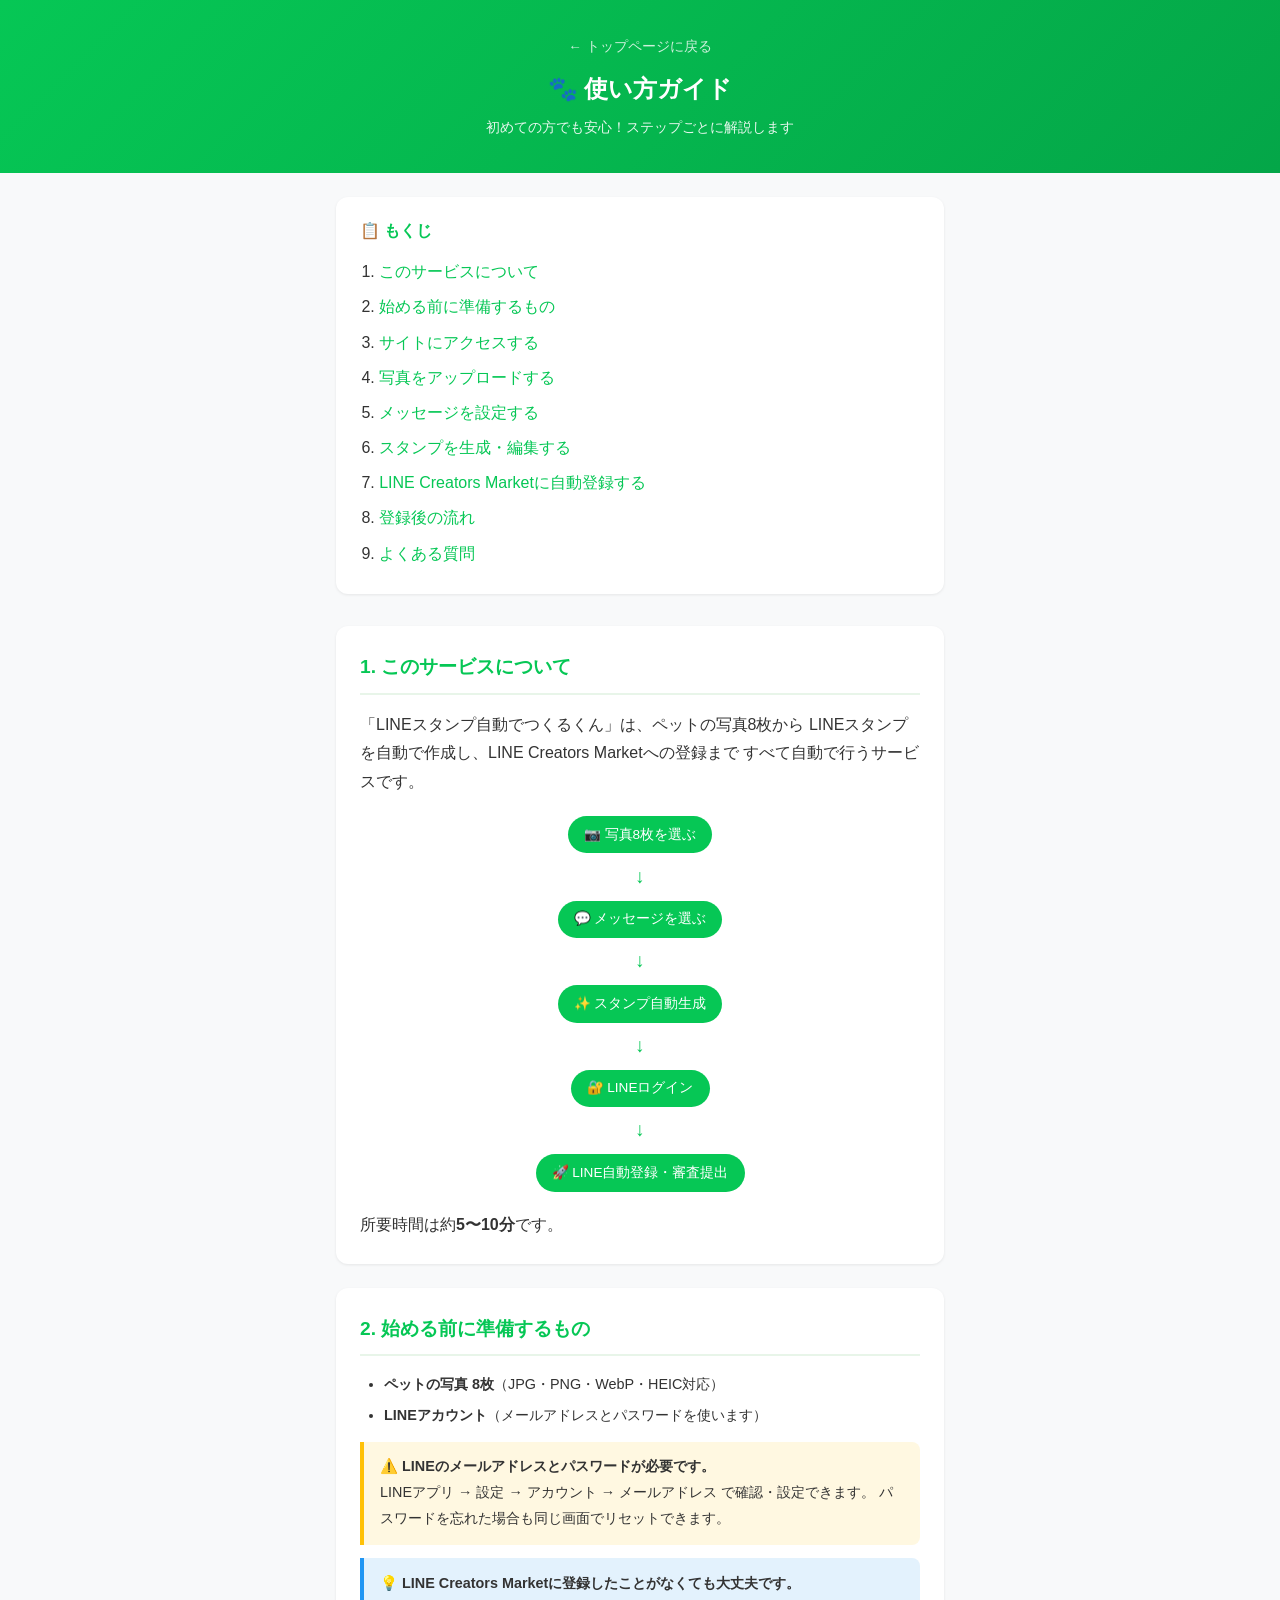
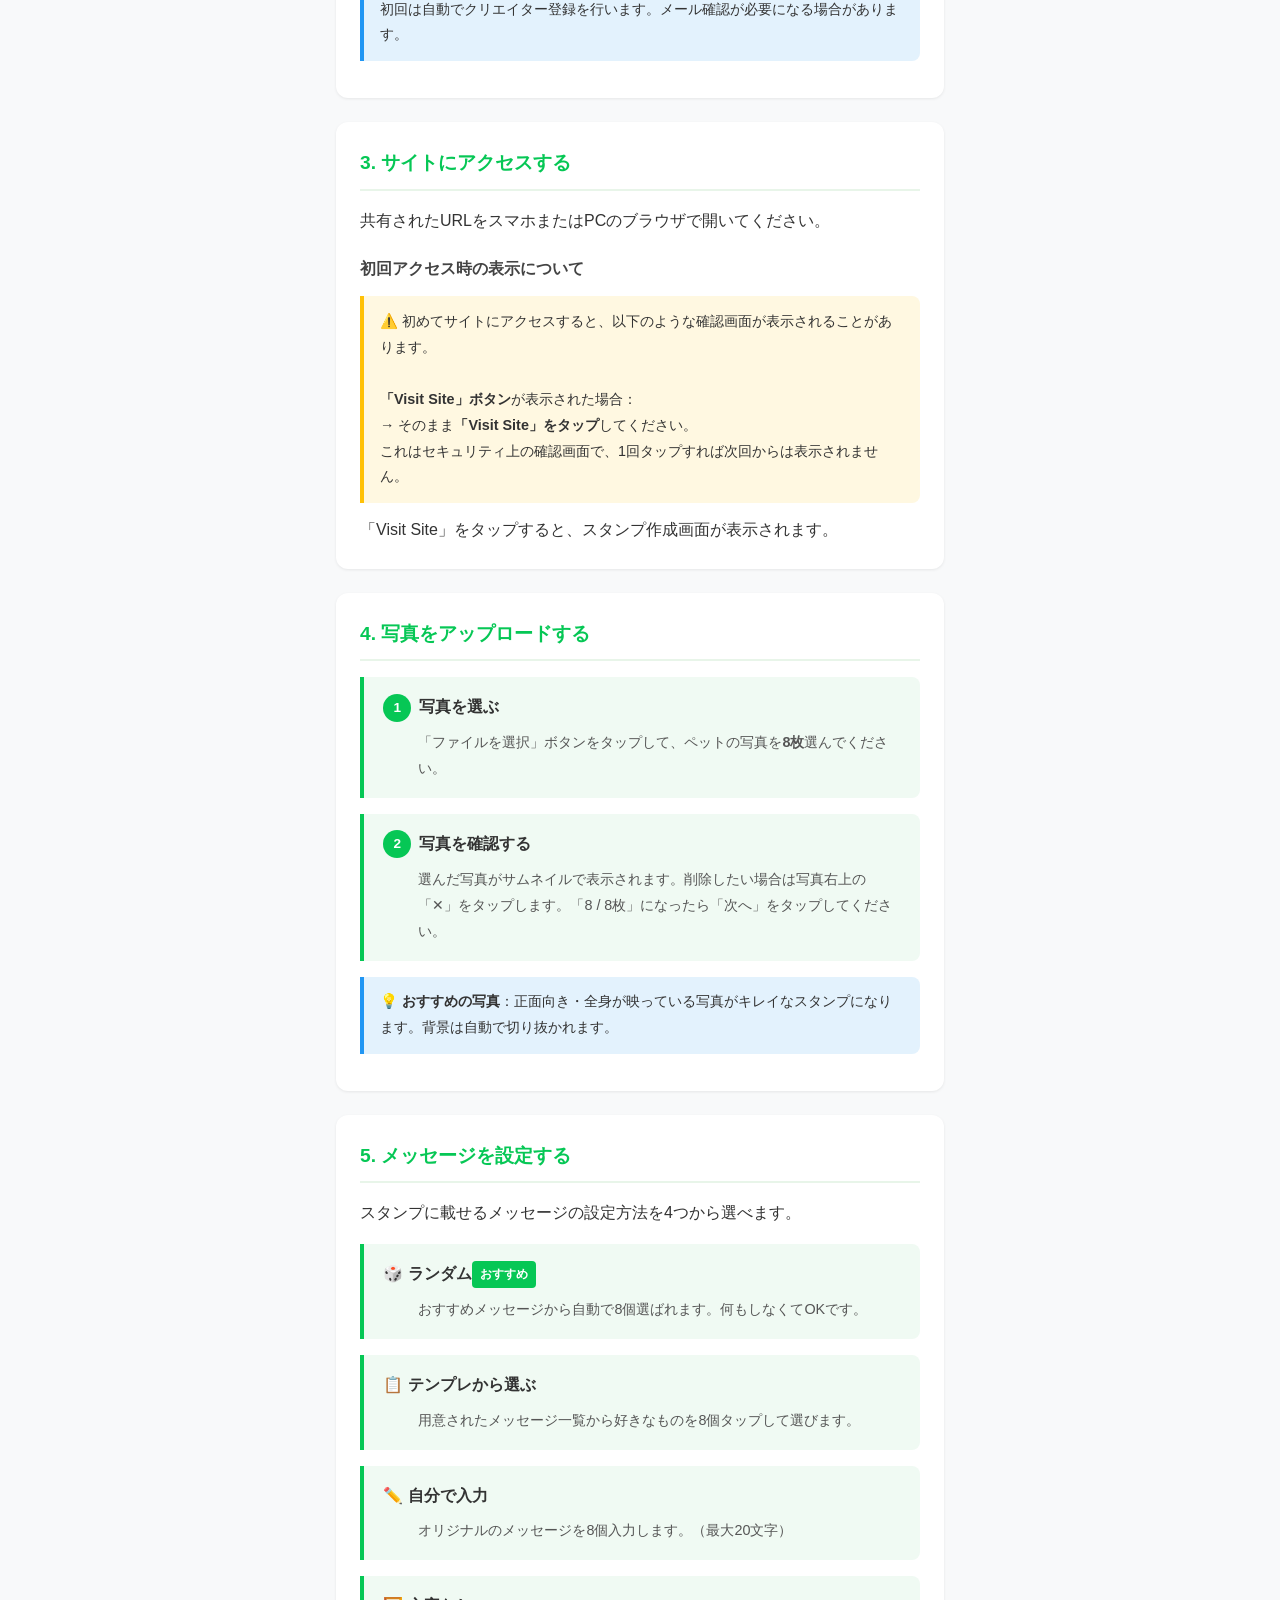
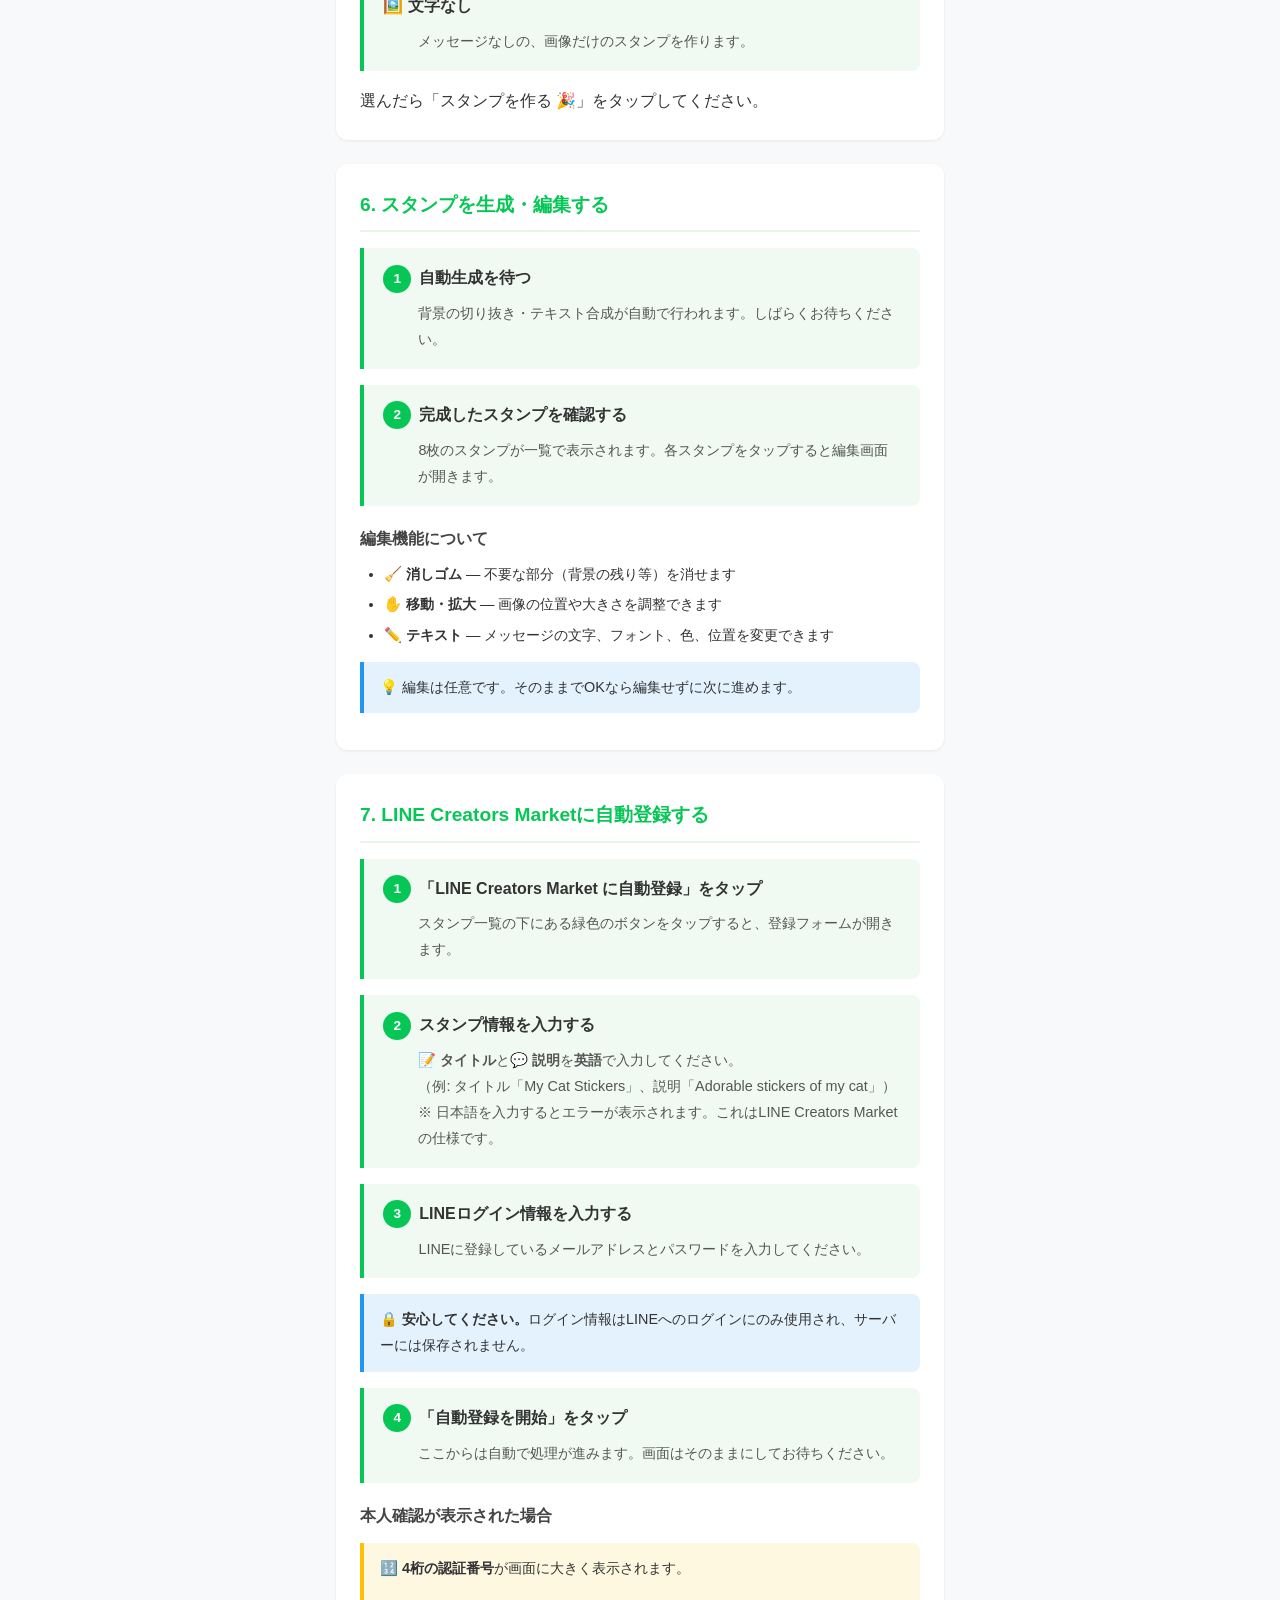
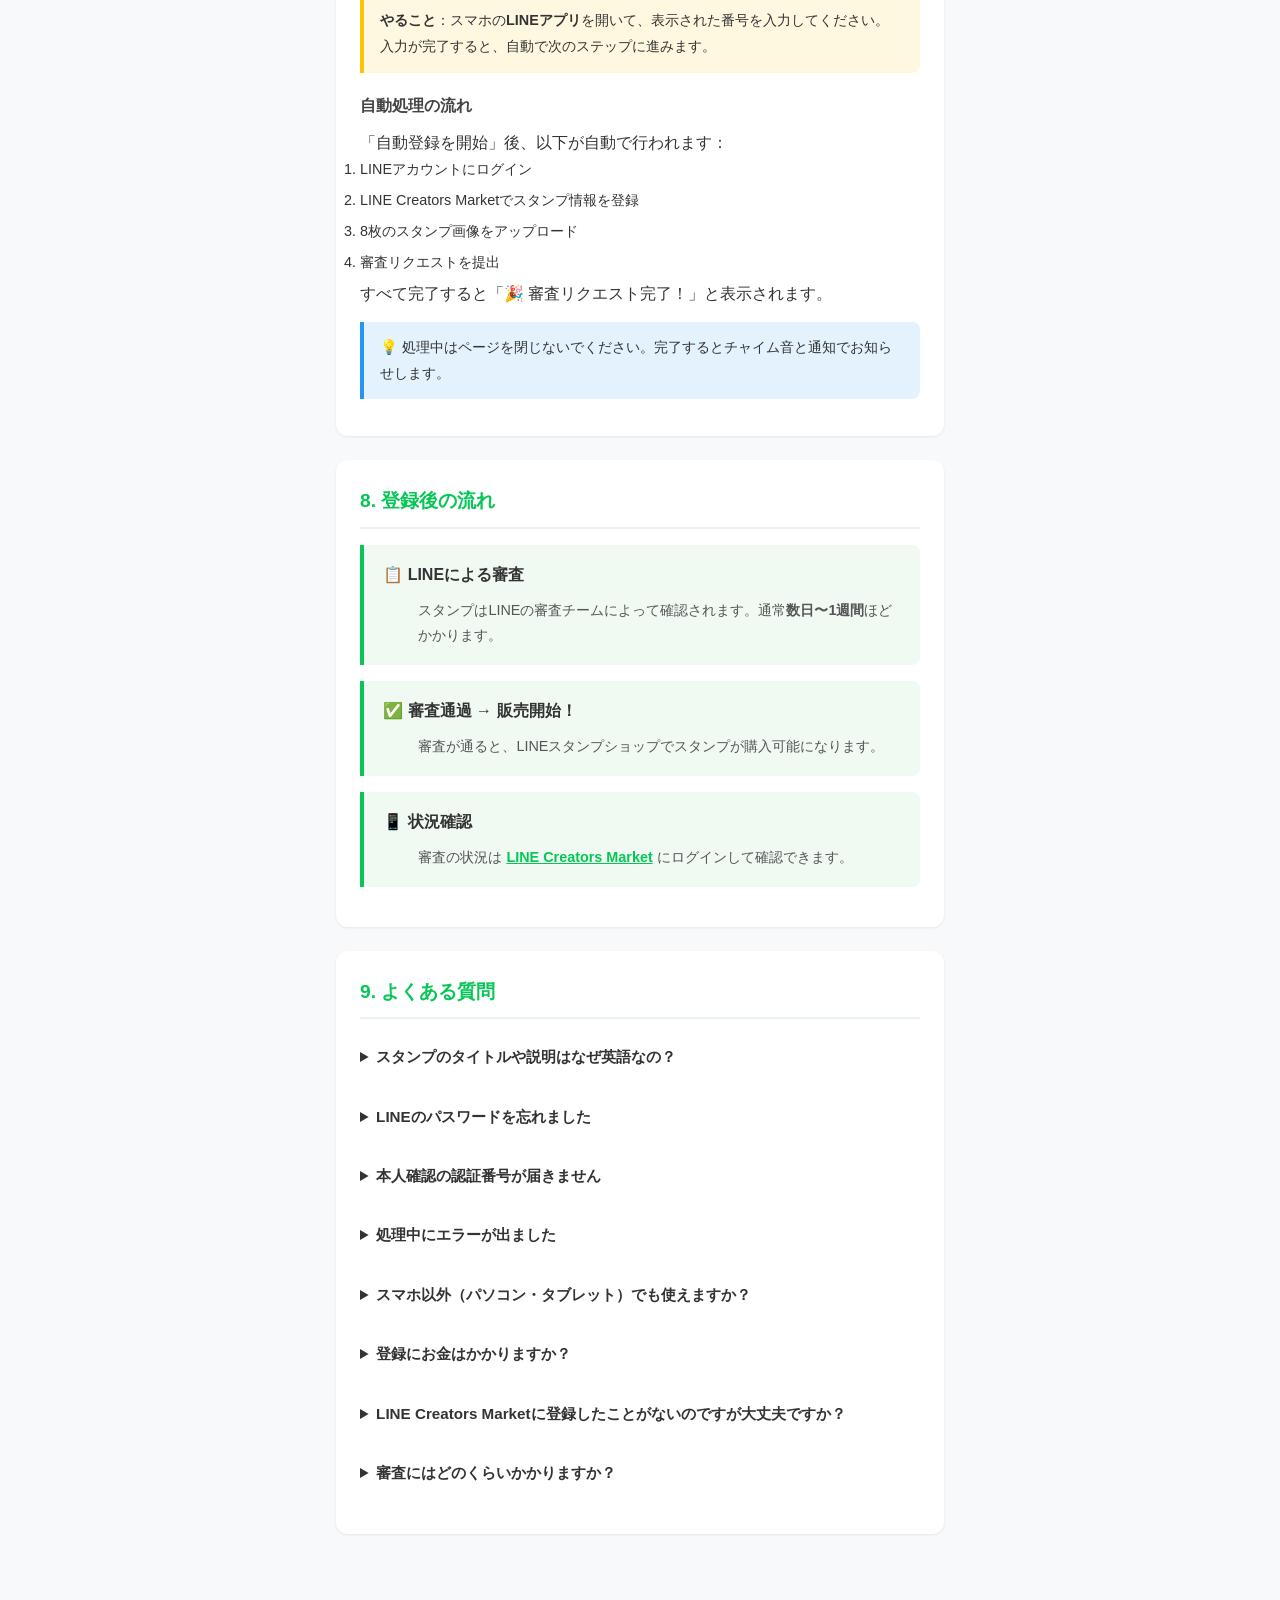
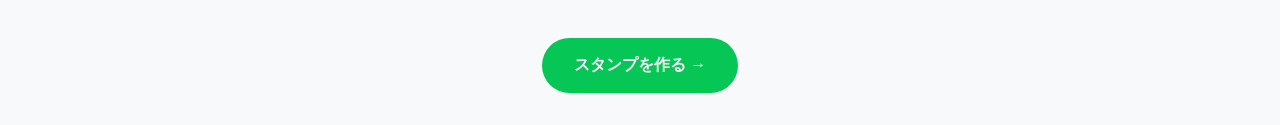
<file: templates/guide.html>
<!DOCTYPE html>
<html lang="ja">
<head>
  <meta charset="UTF-8" />
  <meta name="viewport" content="width=device-width, initial-scale=1.0" />
  <title>使い方ガイド - LINEスタンプ自動でつくるくん</title>
  <style>
    * { margin: 0; padding: 0; box-sizing: border-box; }
    body {
      font-family: -apple-system, BlinkMacSystemFont, "Hiragino Sans", "Noto Sans JP", sans-serif;
      background: #f8f9fa;
      color: #333;
      line-height: 1.8;
    }
    .guide-header {
      background: linear-gradient(135deg, #06C755 0%, #04a648 100%);
      color: #fff;
      padding: 2rem 1rem;
      text-align: center;
    }
    .guide-header h1 {
      font-size: 1.5rem;
      margin-bottom: 0.3rem;
    }
    .guide-header p {
      font-size: 0.9rem;
      opacity: 0.9;
    }
    .guide-back {
      display: inline-block;
      color: #fff;
      text-decoration: none;
      font-size: 0.85rem;
      margin-bottom: 0.5rem;
      opacity: 0.8;
    }
    .guide-back:hover { opacity: 1; }
    .guide-content {
      max-width: 640px;
      margin: 0 auto;
      padding: 1.5rem 1rem 3rem;
    }
    .guide-toc {
      background: #fff;
      border-radius: 12px;
      padding: 1.2rem 1.5rem;
      margin-bottom: 2rem;
      box-shadow: 0 1px 3px rgba(0,0,0,0.08);
    }
    .guide-toc h2 {
      font-size: 1rem;
      margin-bottom: 0.8rem;
      color: #06C755;
    }
    .guide-toc ol {
      padding-left: 1.2rem;
    }
    .guide-toc li {
      margin-bottom: 0.4rem;
    }
    .guide-toc a {
      color: #06C755;
      text-decoration: none;
    }
    .guide-toc a:hover {
      text-decoration: underline;
    }
    .guide-section {
      background: #fff;
      border-radius: 12px;
      padding: 1.5rem;
      margin-bottom: 1.5rem;
      box-shadow: 0 1px 3px rgba(0,0,0,0.08);
    }
    .guide-section h2 {
      font-size: 1.2rem;
      color: #06C755;
      margin-bottom: 1rem;
      padding-bottom: 0.5rem;
      border-bottom: 2px solid #e8f5e9;
    }
    .guide-section h3 {
      font-size: 1rem;
      margin: 1.2rem 0 0.5rem;
      color: #444;
    }
    .step-box {
      background: #f0faf3;
      border-left: 4px solid #06C755;
      padding: 1rem 1.2rem;
      margin: 1rem 0;
      border-radius: 0 8px 8px 0;
    }
    .step-box .step-num {
      display: inline-block;
      background: #06C755;
      color: #fff;
      width: 28px;
      height: 28px;
      border-radius: 50%;
      text-align: center;
      line-height: 28px;
      font-size: 0.85rem;
      font-weight: bold;
      margin-right: 0.5rem;
      flex-shrink: 0;
    }
    .step-box .step-title {
      font-weight: bold;
      font-size: 1rem;
      display: flex;
      align-items: center;
      margin-bottom: 0.5rem;
    }
    .step-box p {
      margin-left: 2.2rem;
      font-size: 0.9rem;
      color: #555;
    }
    .warn-box {
      background: #fff8e1;
      border-left: 4px solid #ffc107;
      padding: 0.8rem 1rem;
      margin: 0.8rem 0;
      border-radius: 0 8px 8px 0;
      font-size: 0.9rem;
    }
    .info-box {
      background: #e3f2fd;
      border-left: 4px solid #2196f3;
      padding: 0.8rem 1rem;
      margin: 0.8rem 0;
      border-radius: 0 8px 8px 0;
      font-size: 0.9rem;
    }
    .error-box {
      background: #fce4ec;
      border-left: 4px solid #e53935;
      padding: 0.8rem 1rem;
      margin: 0.8rem 0;
      border-radius: 0 8px 8px 0;
      font-size: 0.9rem;
    }
    .guide-section ul {
      padding-left: 1.5rem;
      margin: 0.5rem 0;
    }
    .guide-section li {
      margin-bottom: 0.3rem;
      font-size: 0.9rem;
    }
    .badge {
      display: inline-block;
      padding: 0.15rem 0.5rem;
      border-radius: 4px;
      font-size: 0.75rem;
      font-weight: bold;
      vertical-align: middle;
    }
    .badge-required { background: #e53935; color: #fff; }
    .badge-optional { background: #bdbdbd; color: #fff; }
    .badge-auto { background: #06C755; color: #fff; }
    .faq-item {
      margin-bottom: 1rem;
    }
    .faq-item summary {
      cursor: pointer;
      font-weight: bold;
      font-size: 0.95rem;
      padding: 0.5rem 0;
      color: #333;
    }
    .faq-item summary:hover {
      color: #06C755;
    }
    .faq-item p {
      padding: 0.3rem 0 0.3rem 1rem;
      font-size: 0.9rem;
      color: #555;
    }
    .flow-chart {
      text-align: center;
      margin: 1rem 0;
      font-size: 0.9rem;
    }
    .flow-chart .flow-step {
      display: inline-block;
      background: #06C755;
      color: #fff;
      padding: 0.4rem 1rem;
      border-radius: 20px;
      margin: 0.2rem;
      font-size: 0.85rem;
    }
    .flow-chart .flow-arrow {
      display: block;
      color: #06C755;
      font-size: 1.2rem;
      margin: 0.2rem auto;
    }
    .guide-footer {
      text-align: center;
      padding: 2rem 1rem;
    }
    .guide-footer a {
      display: inline-block;
      background: #06C755;
      color: #fff;
      padding: 0.8rem 2rem;
      border-radius: 30px;
      text-decoration: none;
      font-weight: bold;
      font-size: 1rem;
    }
    .guide-footer a:hover {
      background: #04a648;
    }
  </style>
</head>
<body>
  <header class="guide-header">
    <a href="/" class="guide-back">&larr; トップページに戻る</a>
    <h1>🐾 使い方ガイド</h1>
    <p>初めての方でも安心！ステップごとに解説します</p>
  </header>

  <div class="guide-content">

    <!-- 目次 -->
    <nav class="guide-toc">
      <h2>📋 もくじ</h2>
      <ol>
        <li><a href="#about">このサービスについて</a></li>
        <li><a href="#before">始める前に準備するもの</a></li>
        <li><a href="#access">サイトにアクセスする</a></li>
        <li><a href="#step1">写真をアップロードする</a></li>
        <li><a href="#step2">メッセージを設定する</a></li>
        <li><a href="#step3">スタンプを生成・編集する</a></li>
        <li><a href="#step4">LINE Creators Marketに自動登録する</a></li>
        <li><a href="#after">登録後の流れ</a></li>
        <li><a href="#faq">よくある質問</a></li>
      </ol>
    </nav>

    <!-- 1. このサービスについて -->
    <section class="guide-section" id="about">
      <h2>1. このサービスについて</h2>
      <p>
        「LINEスタンプ自動でつくるくん」は、ペットの写真8枚から
        LINEスタンプを自動で作成し、LINE Creators Marketへの登録まで
        すべて自動で行うサービスです。
      </p>
      <div class="flow-chart">
        <span class="flow-step">📷 写真8枚を選ぶ</span>
        <span class="flow-arrow">↓</span>
        <span class="flow-step">💬 メッセージを選ぶ</span>
        <span class="flow-arrow">↓</span>
        <span class="flow-step">✨ スタンプ自動生成</span>
        <span class="flow-arrow">↓</span>
        <span class="flow-step">🔐 LINEログイン</span>
        <span class="flow-arrow">↓</span>
        <span class="flow-step">🚀 LINE自動登録・審査提出</span>
      </div>
      <p>所要時間は約<strong>5〜10分</strong>です。</p>
    </section>

    <!-- 2. 準備するもの -->
    <section class="guide-section" id="before">
      <h2>2. 始める前に準備するもの</h2>
      <ul>
        <li><strong>ペットの写真 8枚</strong>（JPG・PNG・WebP・HEIC対応）</li>
        <li><strong>LINEアカウント</strong>（メールアドレスとパスワードを使います）</li>
      </ul>

      <div class="warn-box">
        ⚠️ <strong>LINEのメールアドレスとパスワードが必要です。</strong><br />
        LINEアプリ → 設定 → アカウント → メールアドレス で確認・設定できます。
        パスワードを忘れた場合も同じ画面でリセットできます。
      </div>

      <div class="info-box">
        💡 <strong>LINE Creators Marketに登録したことがなくても大丈夫です。</strong><br />
        初回は自動でクリエイター登録を行います。メール確認が必要になる場合があります。
      </div>
    </section>

    <!-- 3. サイトにアクセスする -->
    <section class="guide-section" id="access">
      <h2>3. サイトにアクセスする</h2>
      <p>共有されたURLをスマホまたはPCのブラウザで開いてください。</p>

      <h3>初回アクセス時の表示について</h3>
      <div class="warn-box">
        ⚠️ 初めてサイトにアクセスすると、以下のような確認画面が表示されることがあります。<br /><br />
        <strong>「Visit Site」ボタン</strong>が表示された場合：<br />
        → そのまま<strong>「Visit Site」をタップ</strong>してください。<br />
        これはセキュリティ上の確認画面で、1回タップすれば次回からは表示されません。
      </div>

      <p>「Visit Site」をタップすると、スタンプ作成画面が表示されます。</p>
    </section>

    <!-- 4. 写真アップロード -->
    <section class="guide-section" id="step1">
      <h2>4. 写真をアップロードする</h2>

      <div class="step-box">
        <div class="step-title"><span class="step-num">1</span> 写真を選ぶ</div>
        <p>「ファイルを選択」ボタンをタップして、ペットの写真を<strong>8枚</strong>選んでください。</p>
      </div>

      <div class="step-box">
        <div class="step-title"><span class="step-num">2</span> 写真を確認する</div>
        <p>選んだ写真がサムネイルで表示されます。削除したい場合は写真右上の「✕」をタップします。「8 / 8枚」になったら「次へ」をタップしてください。</p>
      </div>

      <div class="info-box">
        💡 <strong>おすすめの写真</strong>：正面向き・全身が映っている写真がキレイなスタンプになります。背景は自動で切り抜かれます。
      </div>
    </section>

    <!-- 5. メッセージ設定 -->
    <section class="guide-section" id="step2">
      <h2>5. メッセージを設定する</h2>
      <p>スタンプに載せるメッセージの設定方法を4つから選べます。</p>

      <div class="step-box">
        <div class="step-title">🎲 ランダム <span class="badge badge-auto">おすすめ</span></div>
        <p>おすすめメッセージから自動で8個選ばれます。何もしなくてOKです。</p>
      </div>

      <div class="step-box">
        <div class="step-title">📋 テンプレから選ぶ</div>
        <p>用意されたメッセージ一覧から好きなものを8個タップして選びます。</p>
      </div>

      <div class="step-box">
        <div class="step-title">✏️ 自分で入力</div>
        <p>オリジナルのメッセージを8個入力します。（最大20文字）</p>
      </div>

      <div class="step-box">
        <div class="step-title">🖼️ 文字なし</div>
        <p>メッセージなしの、画像だけのスタンプを作ります。</p>
      </div>

      <p>選んだら「スタンプを作る 🎉」をタップしてください。</p>
    </section>

    <!-- 6. 生成・編集 -->
    <section class="guide-section" id="step3">
      <h2>6. スタンプを生成・編集する</h2>

      <div class="step-box">
        <div class="step-title"><span class="step-num">1</span> 自動生成を待つ</div>
        <p>背景の切り抜き・テキスト合成が自動で行われます。しばらくお待ちください。</p>
      </div>

      <div class="step-box">
        <div class="step-title"><span class="step-num">2</span> 完成したスタンプを確認する</div>
        <p>8枚のスタンプが一覧で表示されます。各スタンプをタップすると編集画面が開きます。</p>
      </div>

      <h3>編集機能について</h3>
      <ul>
        <li><strong>🧹 消しゴム</strong> — 不要な部分（背景の残り等）を消せます</li>
        <li><strong>✋ 移動・拡大</strong> — 画像の位置や大きさを調整できます</li>
        <li><strong>✏️ テキスト</strong> — メッセージの文字、フォント、色、位置を変更できます</li>
      </ul>

      <div class="info-box">
        💡 編集は任意です。そのままでOKなら編集せずに次に進めます。
      </div>
    </section>

    <!-- 7. LINE自動登録 -->
    <section class="guide-section" id="step4">
      <h2>7. LINE Creators Marketに自動登録する</h2>

      <div class="step-box">
        <div class="step-title"><span class="step-num">1</span> 「LINE Creators Market に自動登録」をタップ</div>
        <p>スタンプ一覧の下にある緑色のボタンをタップすると、登録フォームが開きます。</p>
      </div>

      <div class="step-box">
        <div class="step-title"><span class="step-num">2</span> スタンプ情報を入力する</div>
        <p>
          <strong>📝 タイトル</strong>と<strong>💬 説明</strong>を<strong>英語</strong>で入力してください。<br />
          （例: タイトル「My Cat Stickers」、説明「Adorable stickers of my cat」）<br />
          ※ 日本語を入力するとエラーが表示されます。これはLINE Creators Marketの仕様です。
        </p>
      </div>

      <div class="step-box">
        <div class="step-title"><span class="step-num">3</span> LINEログイン情報を入力する</div>
        <p>
          LINEに登録しているメールアドレスとパスワードを入力してください。<br />
        </p>
      </div>

      <div class="info-box">
        🔒 <strong>安心してください。</strong>ログイン情報はLINEへのログインにのみ使用され、サーバーには保存されません。
      </div>

      <div class="step-box">
        <div class="step-title"><span class="step-num">4</span> 「自動登録を開始」をタップ</div>
        <p>ここからは自動で処理が進みます。画面はそのままにしてお待ちください。</p>
      </div>

      <h3>本人確認が表示された場合</h3>
      <div class="warn-box">
        🔢 <strong>4桁の認証番号</strong>が画面に大きく表示されます。<br /><br />
        <strong>やること</strong>：スマホの<strong>LINEアプリ</strong>を開いて、表示された番号を入力してください。<br />
        入力が完了すると、自動で次のステップに進みます。
      </div>

      <h3>自動処理の流れ</h3>
      <p>「自動登録を開始」後、以下が自動で行われます：</p>
      <ol>
        <li>LINEアカウントにログイン</li>
        <li>LINE Creators Marketでスタンプ情報を登録</li>
        <li>8枚のスタンプ画像をアップロード</li>
        <li>審査リクエストを提出</li>
      </ol>
      <p>すべて完了すると「🎉 審査リクエスト完了！」と表示されます。</p>

      <div class="info-box">
        💡 処理中はページを閉じないでください。完了するとチャイム音と通知でお知らせします。
      </div>
    </section>

    <!-- 8. 登録後の流れ -->
    <section class="guide-section" id="after">
      <h2>8. 登録後の流れ</h2>

      <div class="step-box">
        <div class="step-title">📋 LINEによる審査</div>
        <p>スタンプはLINEの審査チームによって確認されます。通常<strong>数日〜1週間</strong>ほどかかります。</p>
      </div>

      <div class="step-box">
        <div class="step-title">✅ 審査通過 → 販売開始！</div>
        <p>審査が通ると、LINEスタンプショップでスタンプが購入可能になります。</p>
      </div>

      <div class="step-box">
        <div class="step-title">📱 状況確認</div>
        <p>
          審査の状況は <a href="https://creator.line.me" target="_blank" style="color:#06C755; font-weight:bold;">LINE Creators Market</a> にログインして確認できます。
        </p>
      </div>
    </section>

    <!-- 9. よくある質問 -->
    <section class="guide-section" id="faq">
      <h2>9. よくある質問</h2>

      <details class="faq-item">
        <summary>スタンプのタイトルや説明はなぜ英語なの？</summary>
        <p>LINE Creators Marketの仕様で、タイトルと説明は英語での入力が必須です。日本語で入力するとエラーが表示されます。</p>
      </details>

      <details class="faq-item">
        <summary>LINEのパスワードを忘れました</summary>
        <p>LINEアプリ → 設定（⚙️）→ アカウント → パスワード から再設定できます。</p>
      </details>

      <details class="faq-item">
        <summary>本人確認の認証番号が届きません</summary>
        <p>LINEアプリを開くと、本人確認の画面が表示されているはずです。表示されていない場合は、LINEアプリを一度閉じて再度開いてみてください。</p>
      </details>

      <details class="faq-item">
        <summary>処理中にエラーが出ました</summary>
        <p>ページをリロードして最初からやり直してください。写真のアップロードからになります。</p>
      </details>

      <details class="faq-item">
        <summary>スマホ以外（パソコン・タブレット）でも使えますか？</summary>
        <p>はい、パソコンやタブレットのブラウザからも同じURLでご利用いただけます。</p>
      </details>

      <details class="faq-item">
        <summary>登録にお金はかかりますか？</summary>
        <p>このサービスの利用は無料です。LINE Creators Marketへの登録も無料です。</p>
      </details>

      <details class="faq-item">
        <summary>LINE Creators Marketに登録したことがないのですが大丈夫ですか？</summary>
        <p>はい、初めての方でもご利用いただけます。初回は自動でクリエイター登録を行います。メール確認が必要になる場合がありますので、メールをご確認ください。</p>
      </details>

      <details class="faq-item">
        <summary>審査にはどのくらいかかりますか？</summary>
        <p>通常は数日〜1週間程度です。混雑時はもう少しかかる場合があります。</p>
      </details>
    </section>

  </div>

  <div class="guide-footer">
    <a href="/">スタンプを作る →</a>
  </div>
</body>
</html>
</file>
